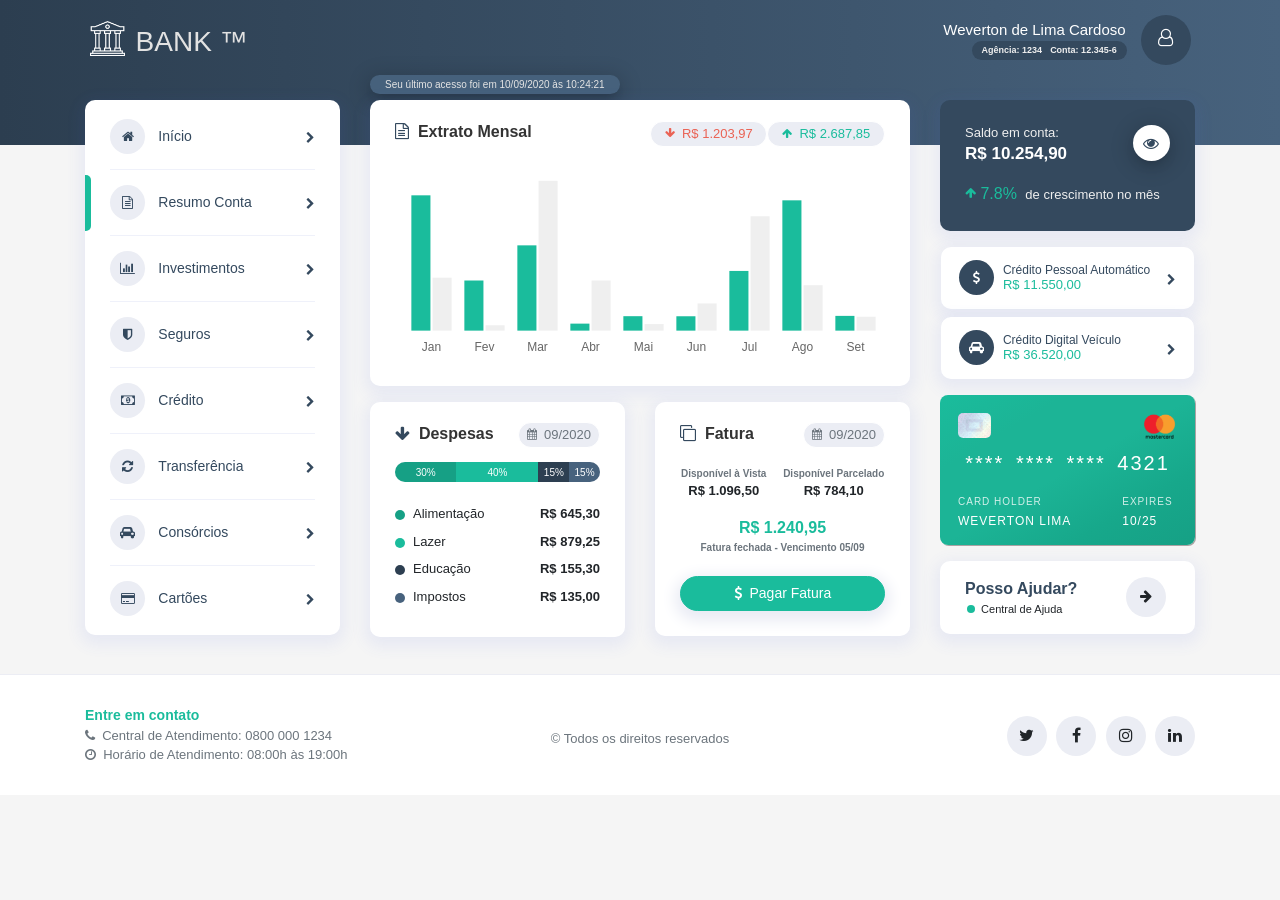
<file: index.html>
<!DOCTYPE html>
<html lang="en" xmlns="http://www.w3.org/1999/xhtml" xmlns:fb="http://ogp.me/ns/fb#">

<head>
    <meta charset="UTF-8">
    <meta name="viewport" content="width=device-width, initial-scale=1">
    <meta http-equiv="X-UA-Compatible" content="ie=edge">
    <meta property="og:image" content="https://lh3.googleusercontent.com/pw/ACtC-3dEZJ_eTWV4PqQOqESjZbzV785-w1grl2RxX_o_37qT4MRoe75SR_GlBFjWNGBAS8Mq-wwp8i-qQjlIlkN3kxvP4J8OcOCrSPdnRnrNIOZ6fEY-RRfD4iSKFWMsQx7RTqafjsXxYljM0ZwKYyYH5lyP=w1055-h625-no?authuser=0">

    <title>BANK &trade;</title>

    <link href="css/font-awesome.css" rel="stylesheet">
    <link href="css/bootstrap.min.css" rel="stylesheet">
    <link href="css/Chart.css" rel="stylesheet">
    <link href="css/animate.min.css" rel="stylesheet">
    <link href="css/main.css" rel="stylesheet">

</head>

<body>

    <nav class="navbar navbar-light bg-dark animate__animated animate__fadeIn">
        <div class="container">
            <a class="navbar-brand animate__animated animate__fadeInDown" href="#">
                <img src="img/logo.png" width="35" /> <span class="name-logo">BANK &trade;</span>
            </a>

            <div class="dropdown animate__animated animate__fadeInDown">
                <div class="dropdown-toggle section-user" type="button" id="dropdownMenuButton" data-toggle="dropdown"
                    aria-haspopup="true" aria-expanded="false">

                    <div class="row mr-0 text-right">

                        <div class="col-9 pr-0 container-user-name">
                            <p class="user-name">Weverton de Lima Cardoso</p>
                            <div class="dados-conta">
                                <span class="span-bank c-gray">Agência: 1234</span>
                                <span class="span-bank c-gray ml-2">Conta: 12.345-6</span>
                            </div>
                        </div>

                        <div class="col-3">
                            <div class="user-img">
                                <i class="fa fa-user-o"></i>
                            </div>
                        </div>

                    </div>

                </div>
                <!-- <div class="dropdown-menu dropdown-menu-right" aria-labelledby="dropdownMenuButton">
                    <a class="dropdown-item" href="#"><i class="fa fa-user-circle-o"></i>&nbsp; Meus Dados</a>
                    <a class="dropdown-item" href="#"><i class="fa fa-sign-out"></i>&nbsp; Sair</a>
                </div> -->
            </div>

        </div>
    </nav>

    <section class="container">

        <div class="row">

            <!-- MENU -->
            <div class="col-3" style="margin-top: -45px;">

                <div class="card pt-1 pb-1 animate__animated animate__fadeInUp">

                    <a href="#" class="menu-item">
                        <i class="icon-menu fa fa-home"></i> &nbsp;
                        <span class="text-menu">Início</span>
                        <i class="icon-menu-more fa fa-chevron-right"></i>
                    </a>

                    <a href="#" class="menu-item active">
                        <i class="icon-menu fa fa-file-text-o"></i> &nbsp;
                        <span class="text-menu">Resumo Conta</span>
                        <i class="icon-menu-more fa fa-chevron-right"></i>
                    </a>

                    <a href="#" class="menu-item">
                        <i class="icon-menu fa fa-bar-chart"></i> &nbsp;
                        <span class="text-menu">Investimentos</span>
                        <i class="icon-menu-more fa fa-chevron-right"></i>
                    </a>

                    <a href="#" class="menu-item">
                        <i class="icon-menu fa fa-shield"></i> &nbsp;
                        <span class="text-menu">Seguros</span>
                        <i class="icon-menu-more fa fa-chevron-right"></i>
                    </a>

                    <a href="#" class="menu-item">
                        <i class="icon-menu fa fa-money"></i> &nbsp;
                        <span class="text-menu">Crédito</span>
                        <i class="icon-menu-more fa fa-chevron-right"></i>
                    </a>

                    <a href="#" class="menu-item">
                        <i class="icon-menu fa fa-refresh"></i> &nbsp;
                        <span class="text-menu">Transferência</span>
                        <i class="icon-menu-more fa fa-chevron-right"></i>
                    </a>

                    <a href="#" class="menu-item">
                        <i class="icon-menu fa fa-car"></i> &nbsp;
                        <span class="text-menu">Consórcios</span>
                        <i class="icon-menu-more fa fa-chevron-right"></i>
                    </a>

                    <a href="#" class="menu-item">
                        <i class="icon-menu fa fa-credit-card"></i> &nbsp;
                        <span class="text-menu">Cartões</span>
                        <i class="icon-menu-more fa fa-chevron-right"></i>
                    </a>

                </div>

            </div>

            <div class="col-9" style="margin-top: -45px;">

                <div class="row">

                    <div class="col-8">

                        <div class="container-log animate__animated animate__fadeInUp">
                            <span>Seu último acesso foi em 10/09/2020 às 10:24:21</span>
                        </div>

                        <!-- EXTRATO -->
                        <div class="card mb-3 animate__animated animate__fadeInUp">

                            <div class="float-right legenda-extrato">
                                <div class="row">
                                    <div class="col-6 text-center pl-0 pr-0 item-legenda red">
                                        <span class="text-danger">
                                            <i class="fa fa-arrow-down icon-text-extrato"></i>&nbsp; R$ 1.203,97
                                        </span>
                                    </div>
                                    <div class="col-6 text-center pl-0 pr-0 item-legenda">
                                        <span class="text-success">
                                            <i class="fa fa-arrow-up icon-text-extrato"></i>&nbsp; R$ 2.687,85
                                        </span>
                                    </div>
                                </div>
                            </div>

                            <p class="titulo">
                                <i class="fa fa-file-text-o"></i>&nbsp;
                                <b style="color: #333;">Extrato Mensal</b>
                            </p>

                            <canvas id="chartReceita" height="182"></canvas>

                        </div>

                        <div class="row">

                            <!-- DESPESAS -->
                            <div class="col-6 animate__animated animate__fadeInUp">

                                <div class="card">

                                    <div style="position: absolute; right: 25px; top: 20px;">
                                        <div class="text-center pl-2 pr-2 item-legenda">
                                            <span class="text-muted">
                                                <i class="fa fa-calendar icon-text-extrato"></i>&nbsp; 09/2020
                                            </span>
                                        </div>
                                    </div>

                                    <p class="titulo mb-3">
                                        <i class="fa fa-arrow-down"></i>&nbsp;
                                        <b style="color: #333;">Despesas</b>
                                    </p>

                                    <div class="progress mg-b-10">
                                        <div class="progress-bar progress-bar-lg wd-30p bg-success" role="progressbar"
                                            aria-valuenow="50" aria-valuemin="0" aria-valuemax="100">30%</div>
                                        <div class="progress-bar progress-bar-lg wd-40p bg-primary" role="progressbar"
                                            aria-valuenow="50" aria-valuemin="0" aria-valuemax="100">40%</div>
                                        <div class="progress-bar progress-bar-lg wd-15p bg-dark-bold" role="progressbar"
                                            aria-valuenow="50" aria-valuemin="0" aria-valuemax="100">15%</div>
                                        <div class="progress-bar progress-bar-lg wd-15p bg-dark-light"
                                            role="progressbar" aria-valuenow="50" aria-valuemin="0" aria-valuemax="100">
                                            15%</div>
                                    </div>

                                    <div class="row mt-4">
                                        <div class="col">
                                            <div class="mb-1 d-flex">
                                                <div class="ht-10 wd-10 bg-success mt-1 mr-2 brround"></div>
                                                <span class="fs-13"
                                                    style="position: relative;top: -2px;font-weight: 500;">Alimentação</span>
                                            </div>
                                        </div>
                                        <div class="col col-auto">
                                            <h6 class="mb-0 fs-13"><b>R$ 645,30</b></h6>
                                        </div>
                                    </div>

                                    <div class="row mt-1">
                                        <div class="col">
                                            <div class="mb-1 d-flex">
                                                <div class="ht-10 wd-10 bg-primary mt-1 mr-2 brround"></div>
                                                <span class="fs-13"
                                                    style="position: relative;top: -2px;font-weight: 500;">Lazer</span>
                                            </div>
                                        </div>
                                        <div class="col col-auto">
                                            <h6 class="mb-0 fs-13"><b>R$ 879,25</b></h6>
                                        </div>
                                    </div>

                                    <div class="row mt-1">
                                        <div class="col">
                                            <div class="mb-1 d-flex">
                                                <div class="ht-10 wd-10 bg-dark-bold mt-1 mr-2 brround"></div>
                                                <span class="fs-13"
                                                    style="position: relative;top: -2px;font-weight: 500;">Educação</span>
                                            </div>
                                        </div>
                                        <div class="col col-auto">
                                            <h6 class="mb-0 fs-13"><b>R$ 155,30</b></h6>
                                        </div>
                                    </div>

                                    <div class="row mt-1">
                                        <div class="col">
                                            <div class="mb-1 d-flex">
                                                <div class="ht-10 wd-10 bg-dark-light mt-1 mr-2 brround"></div>
                                                <span class="fs-13"
                                                    style="position: relative;top: -2px;font-weight: 500;">Impostos</span>
                                            </div>
                                        </div>
                                        <div class="col col-auto">
                                            <h6 class="mb-0 fs-13"><b>R$ 135,00</b></h6>
                                        </div>
                                    </div>

                                </div>

                            </div>

                            <!-- FATURA -->
                            <div class="col-6 animate__animated animate__fadeInUp">

                                <div class="card">

                                    <div style="position: absolute; right: 25px; top: 20px;">
                                        <div class="text-center pl-2 pr-2 item-legenda">
                                            <span class="text-muted">
                                                <i class="fa fa-calendar icon-text-extrato"></i>&nbsp; 09/2020
                                            </span>
                                        </div>
                                    </div>

                                    <p class="titulo mb-3">
                                        <i class="fa fa-clone"></i>&nbsp;
                                        <b style="color: #333;">Fatura</b>
                                    </p>

                                    <div class="row mt-1">
                                        <div class="col-6 pr-2 pl-2">
                                            <span class="label-limite text-muted">Disponível à Vista</span>
                                            <span class="valor-limite">R$ 1.096,50</span>
                                        </div>
                                        <div class="col-6 pl-0">
                                            <span class="label-limite text-muted">Disponível Parcelado</span>
                                            <span class="valor-limite">R$ 784,10</span>
                                        </div>
                                    </div>

                                    <p class="valor-fatura">R$ 1.240,95</p>
                                    <span class="label-valor-fatura text-muted">Fatura fechada - Vencimento 05/09</span>

                                    <a href="#!" class="btn btn-rounded btn-success">
                                        <i class="fa fa-dollar"></i>&nbsp; Pagar Fatura
                                    </a>

                                </div>

                            </div>

                        </div>

                    </div>

                    <div class="col-4">

                        <!-- SALDO -->
                        <div class="card card-black mb-3 animate__animated animate__bounceInRight">
                            <div class="saldo">
                                <div class="row">
                                    <div class="col">
                                        <h6 class="text-muted mb-0 fs-13 c-gray">Saldo em conta:</h6>
                                        <span class="font-weight-bold mb-0 c-light fs-17">R$ 10.254,90</span>
                                    </div>
                                    <div class="col-auto">
                                        <div class="card-circle">
                                            <i class="fa fa-eye"></i>
                                        </div>
                                    </div>
                                </div>
                                <p class="mt-3 mb-0 text-muted text-sm">
                                    <span class="text-success mr-1"><i class="fa fa-arrow-up icon-text"></i> 7.8%</span>
                                    <span class="text-nowrap fs-13 c-gray">de crescimento no mês</span>
                                </p>
                            </div>
                        </div>

                        <!-- LIMITES -->
                        <div class="row menu-list animate__animated animate__fadeInUp">

                            <div class="col-12 pl-1 pr-1">
                                <div class="card card-p-13 mb-2">

                                    <a href="#" class="menu-item menu-item-card">
                                        <i class="icon-menu icon-menu-card fa fa-dollar"></i>&nbsp;
                                        <span class="text-menu text-menu-sm">Crédito Pessoal Automático</span><br />
                                        <span class="text-menu text-menu-xs">R$ 11.550,00</span>
                                        <i class="icon-menu-more icon-menu-more-card fa fa-chevron-right"></i>
                                    </a>

                                </div>
                            </div>
                            <div class="col-12 pl-1 pr-1">
                                <div class="card card-p-13 mb-3">

                                    <a href="#" class="menu-item menu-item-card">
                                        <i class="icon-menu icon-menu-card fa fa-car"></i>&nbsp;
                                        <span class="text-menu text-menu-sm">Crédito Digital Veículo</span><br />
                                        <span class="text-menu text-menu-xs">R$ 36.520,00</span>
                                        <i class="icon-menu-more icon-menu-more-card fa fa-chevron-right"></i>
                                    </a>

                                </div>
                            </div>
                        </div>

                        <!-- CARTAO -->
                        <div class="credit_card mb-3 animate__animated animate__fadeInUp">
                            <div class="card__front card__part">
                                <img class="card__front-square card__square" src="img/little_square.png">
                                <img class="card__front-logo card__logo" src="img/logo-mastercard.png">
                                <p class="card_numer">**** **** **** 4321</p>
                                <div class="card__space-75">
                                    <span class="card__label">Card holder</span>
                                    <p class="card__info">WEVERTON LIMA</p>
                                </div>
                                <div class="card__space-25">
                                    <span class="card__label">Expires</span>
                                    <p class="card__info">10/25</p>
                                </div>
                            </div>

                            <div class="card__back card__part">
                                <div class="card__black-line"></div>
                                <div class="card__back-content">
                                    <div class="card__secret">
                                        <p class="card__secret--last">123</p>
                                    </div>
                                    <img class="card__back-logo card__logo" src="img/logo-mastercard.png">

                                </div>
                            </div>

                        </div>

                        <!-- DÚVIDAS -->
                        <div class="card pt-3 pb-3 animate__animated animate__fadeInUp" style="cursor: pointer;">
                            <div class="row">
                                <div class="col-8">
                                    <span class="label-ajuda">Posso Ajudar?</span>
                                    <span class="label-ajuda-sub">
                                        <b class="online"></b>&nbsp; Central de Ajuda
                                    </span>
                                </div>
                                <div class="col-4">
                                    <div class="container-faq">
                                        <i class="fa fa-arrow-right"></i>
                                    </div>
                                </div>
                            </div>
                        </div>


                    </div>


                </div>

            </div>

        </div>

    </section>

    <footer class="mt-3">
        <div class="container">
            <div class="row">

                <div class="col-4 text-left">
                    <p class="label-contato">Entre em contato</p>
                    <p class="fs-13 text-muted mb-0">
                        <i class="fa fa-phone"></i>&nbsp; Central de Atendimento: 0800 000 1234
                    </p>
                    <p class="fs-13 text-muted mb-0">
                        <i class="fa fa-clock-o"></i>&nbsp; Horário de Atendimento: 08:00h às 19:00h
                    </p>
                </div>

                <div class="col-4 text-center pt-4 fs-13 text-muted">
                    &copy; Todos os direitos reservados
                </div>

                <div class="col-4 text-right pt-2">
                    <div class="container-social">
                        <i class="fa fa-twitter"></i>
                    </div>
                    <div class="container-social">
                        <i class="fa fa-facebook"></i>
                    </div>
                    <div class="container-social">
                        <i class="fa fa-instagram"></i>
                    </div>
                    <div class="container-social">
                        <i class="fa fa-linkedin"></i>
                    </div>
                </div>

            </div>
        </div>

    </footer>

    <script type="text/javascript" src="js/jquery.min.js"></script>
    <script type="text/javascript" src="js/bootstrap.min.js"></script>
    <script type="text/javascript" src="js/Chart.min.js"></script>
    <script type="text/javascript" src="js/Chart.utils.js"></script>

    <script type="text/javascript">


        var config = {
            curvature: 1,
            type: 'bar',
            data: {
                labels: ['Jan', 'Fev', 'Mar', 'Abr', 'Mai', 'Jun', 'Jul', 'Ago', 'Set'],
                datasets: [{
                    label: 'Receita',
                    borderWidth: 2,
                    backgroundColor: '#1abc9c',
                    borderWidth: 0,
                    data: [
                        randomScalingFactor(),
                        randomScalingFactor(),
                        randomScalingFactor(),
                        randomScalingFactor(),
                        randomScalingFactor(),
                        randomScalingFactor(),
                        randomScalingFactor(),
                        randomScalingFactor(),
                        randomScalingFactor()
                    ],
                }, {
                    label: 'Despesa',
                    borderWidth: 2,
                    backgroundColor: '#efefef',
                    borderWidth: 0,
                    data: [
                        randomScalingFactor(),
                        randomScalingFactor(),
                        randomScalingFactor(),
                        randomScalingFactor(),
                        randomScalingFactor(),
                        randomScalingFactor(),
                        randomScalingFactor(),
                        randomScalingFactor(),
                        randomScalingFactor()
                    ],
                    callback: function (value, index, values) {
                        return 'R$ ' + value;
                    }
                }]
            },
            options: {
                responsive: true,
                title: {
                    display: false,
                },
                scales: {
                    xAxes: [{
                        gridLines: {
                            color: "rgba(0, 0, 0, 0)",
                            display: false,
                            drawBorder: false,
                        }
                    }],
                    yAxes: [{
                        gridLines: {
                            color: "rgba(0, 0, 0, 0.1)",
                            drawBorder: false,
                            display: false,
                        },
                        ticks: {
                            display: false
                            // beginAtZero: true,
                            // stepSize: 500,
                            // fontColor: "#9aa0ac", // Font Color
                            // callback: function (value, index, values) {
                            //     return 'R$ ' + value;
                            // }
                        },
                    }]
                },
                legend: {
                    display: false
                },

            }
        };

        window.onload = function () {
            var ctx = document.getElementById('chartReceita').getContext('2d');
            window.myLine = new Chart(ctx, config);
        };

    </script>

</body>

</html>
</file>
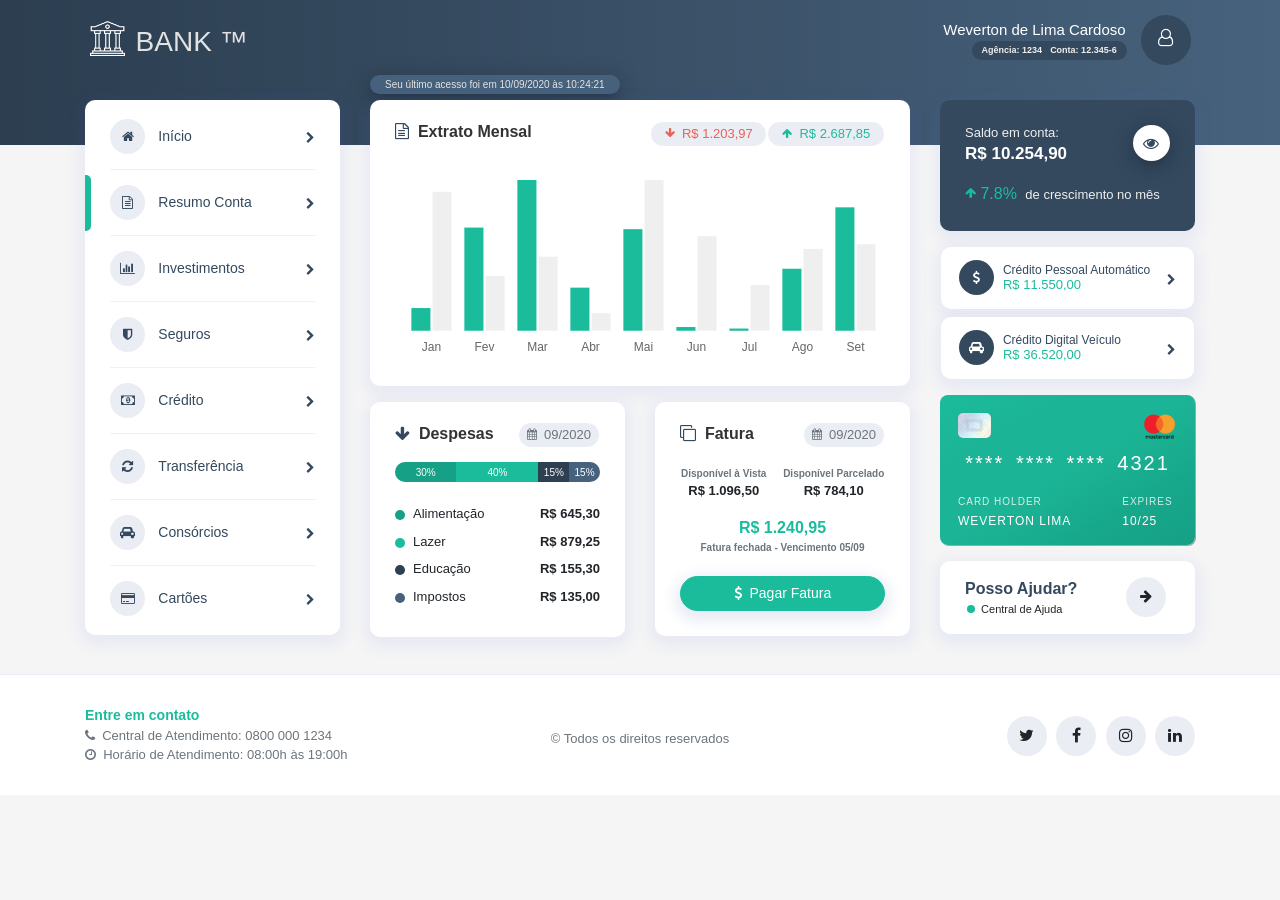
<file: dashboard.html>
<!DOCTYPE html>
<html lang="en">

<head>
    <meta charset="UTF-8">
    <meta name="viewport" content="width=device-width, initial-scale=1">
    <meta http-equiv="X-UA-Compatible" content="ie=edge">
    <title>BANK &trade;</title>

    <link href="css/font-awesome.css" rel="stylesheet">
    <link href="css/bootstrap.min.css" rel="stylesheet">
    <link href="css/Chart.css" rel="stylesheet">
    <link href="css/animate.min.css" rel="stylesheet">
    <link href="css/main.css" rel="stylesheet">

</head>

<body>

    <nav class="navbar navbar-light bg-dark animate__animated animate__fadeIn">
        <div class="container">
            <a class="navbar-brand animate__animated animate__fadeInDown" href="#">
                <img src="img/logo.png" width="35" /> <span class="name-logo">BANK &trade;</span>
            </a>

            <div class="dropdown animate__animated animate__fadeInDown">
                <div class="dropdown-toggle section-user" type="button" id="dropdownMenuButton" data-toggle="dropdown"
                    aria-haspopup="true" aria-expanded="false">

                    <div class="row mr-0 text-right">

                        <div class="col-9 pr-0 container-user-name">
                            <p class="user-name">Weverton de Lima Cardoso</p>
                            <div class="dados-conta">
                                <span class="span-bank c-gray">Agência: 1234</span>
                                <span class="span-bank c-gray ml-2">Conta: 12.345-6</span>
                            </div>
                        </div>

                        <div class="col-3">
                            <div class="user-img">
                                <i class="fa fa-user-o"></i>
                            </div>
                        </div>

                    </div>

                </div>
                <!-- <div class="dropdown-menu dropdown-menu-right" aria-labelledby="dropdownMenuButton">
                    <a class="dropdown-item" href="#"><i class="fa fa-user-circle-o"></i>&nbsp; Meus Dados</a>
                    <a class="dropdown-item" href="#"><i class="fa fa-sign-out"></i>&nbsp; Sair</a>
                </div> -->
            </div>

        </div>
    </nav>

    <section class="container">

        <div class="row">

            <!-- MENU -->
            <div class="col-3" style="margin-top: -45px;">

                <div class="card pt-1 pb-1 animate__animated animate__fadeInUp">

                    <a href="#" class="menu-item">
                        <i class="icon-menu fa fa-home"></i> &nbsp;
                        <span class="text-menu">Início</span>
                        <i class="icon-menu-more fa fa-chevron-right"></i>
                    </a>

                    <a href="#" class="menu-item active">
                        <i class="icon-menu fa fa-file-text-o"></i> &nbsp;
                        <span class="text-menu">Resumo Conta</span>
                        <i class="icon-menu-more fa fa-chevron-right"></i>
                    </a>

                    <a href="#" class="menu-item">
                        <i class="icon-menu fa fa-bar-chart"></i> &nbsp;
                        <span class="text-menu">Investimentos</span>
                        <i class="icon-menu-more fa fa-chevron-right"></i>
                    </a>

                    <a href="#" class="menu-item">
                        <i class="icon-menu fa fa-shield"></i> &nbsp;
                        <span class="text-menu">Seguros</span>
                        <i class="icon-menu-more fa fa-chevron-right"></i>
                    </a>

                    <a href="#" class="menu-item">
                        <i class="icon-menu fa fa-money"></i> &nbsp;
                        <span class="text-menu">Crédito</span>
                        <i class="icon-menu-more fa fa-chevron-right"></i>
                    </a>

                    <a href="#" class="menu-item">
                        <i class="icon-menu fa fa-refresh"></i> &nbsp;
                        <span class="text-menu">Transferência</span>
                        <i class="icon-menu-more fa fa-chevron-right"></i>
                    </a>

                    <a href="#" class="menu-item">
                        <i class="icon-menu fa fa-car"></i> &nbsp;
                        <span class="text-menu">Consórcios</span>
                        <i class="icon-menu-more fa fa-chevron-right"></i>
                    </a>

                    <a href="#" class="menu-item">
                        <i class="icon-menu fa fa-credit-card"></i> &nbsp;
                        <span class="text-menu">Cartões</span>
                        <i class="icon-menu-more fa fa-chevron-right"></i>
                    </a>

                </div>

            </div>

            <div class="col-9" style="margin-top: -45px;">

                <div class="row">

                    <div class="col-8">

                        <div class="container-log animate__animated animate__fadeInUp">
                            <span>Seu último acesso foi em 10/09/2020 às 10:24:21</span>
                        </div>

                        <!-- EXTRATO -->
                        <div class="card mb-3 animate__animated animate__fadeInUp">

                            <div class="float-right legenda-extrato">
                                <div class="row">
                                    <div class="col-6 text-center pl-0 pr-0 item-legenda red">
                                        <span class="text-danger">
                                            <i class="fa fa-arrow-down icon-text-extrato"></i>&nbsp; R$ 1.203,97
                                        </span>
                                    </div>
                                    <div class="col-6 text-center pl-0 pr-0 item-legenda">
                                        <span class="text-success">
                                            <i class="fa fa-arrow-up icon-text-extrato"></i>&nbsp; R$ 2.687,85
                                        </span>
                                    </div>
                                </div>
                            </div>

                            <p class="titulo">
                                <i class="fa fa-file-text-o"></i>&nbsp;
                                <b style="color: #333;">Extrato Mensal</b>
                            </p>

                            <canvas id="chartReceita" height="182"></canvas>

                        </div>

                        <div class="row">

                            <!-- DESPESAS -->
                            <div class="col-6 animate__animated animate__fadeInUp">

                                <div class="card">

                                    <div style="position: absolute; right: 25px; top: 20px;">
                                        <div class="text-center pl-2 pr-2 item-legenda">
                                            <span class="text-muted">
                                                <i class="fa fa-calendar icon-text-extrato"></i>&nbsp; 09/2020
                                            </span>
                                        </div>
                                    </div>

                                    <p class="titulo mb-3">
                                        <i class="fa fa-arrow-down"></i>&nbsp;
                                        <b style="color: #333;">Despesas</b>
                                    </p>

                                    <div class="progress mg-b-10">
                                        <div class="progress-bar progress-bar-lg wd-30p bg-success" role="progressbar"
                                            aria-valuenow="50" aria-valuemin="0" aria-valuemax="100">30%</div>
                                        <div class="progress-bar progress-bar-lg wd-40p bg-primary" role="progressbar"
                                            aria-valuenow="50" aria-valuemin="0" aria-valuemax="100">40%</div>
                                        <div class="progress-bar progress-bar-lg wd-15p bg-dark-bold" role="progressbar"
                                            aria-valuenow="50" aria-valuemin="0" aria-valuemax="100">15%</div>
                                        <div class="progress-bar progress-bar-lg wd-15p bg-dark-light"
                                            role="progressbar" aria-valuenow="50" aria-valuemin="0" aria-valuemax="100">
                                            15%</div>
                                    </div>

                                    <div class="row mt-4">
                                        <div class="col">
                                            <div class="mb-1 d-flex">
                                                <div class="ht-10 wd-10 bg-success mt-1 mr-2 brround"></div>
                                                <span class="fs-13"
                                                    style="position: relative;top: -2px;font-weight: 500;">Alimentação</span>
                                            </div>
                                        </div>
                                        <div class="col col-auto">
                                            <h6 class="mb-0 fs-13"><b>R$ 645,30</b></h6>
                                        </div>
                                    </div>

                                    <div class="row mt-1">
                                        <div class="col">
                                            <div class="mb-1 d-flex">
                                                <div class="ht-10 wd-10 bg-primary mt-1 mr-2 brround"></div>
                                                <span class="fs-13"
                                                    style="position: relative;top: -2px;font-weight: 500;">Lazer</span>
                                            </div>
                                        </div>
                                        <div class="col col-auto">
                                            <h6 class="mb-0 fs-13"><b>R$ 879,25</b></h6>
                                        </div>
                                    </div>

                                    <div class="row mt-1">
                                        <div class="col">
                                            <div class="mb-1 d-flex">
                                                <div class="ht-10 wd-10 bg-dark-bold mt-1 mr-2 brround"></div>
                                                <span class="fs-13"
                                                    style="position: relative;top: -2px;font-weight: 500;">Educação</span>
                                            </div>
                                        </div>
                                        <div class="col col-auto">
                                            <h6 class="mb-0 fs-13"><b>R$ 155,30</b></h6>
                                        </div>
                                    </div>

                                    <div class="row mt-1">
                                        <div class="col">
                                            <div class="mb-1 d-flex">
                                                <div class="ht-10 wd-10 bg-dark-light mt-1 mr-2 brround"></div>
                                                <span class="fs-13"
                                                    style="position: relative;top: -2px;font-weight: 500;">Impostos</span>
                                            </div>
                                        </div>
                                        <div class="col col-auto">
                                            <h6 class="mb-0 fs-13"><b>R$ 135,00</b></h6>
                                        </div>
                                    </div>

                                </div>

                            </div>

                            <!-- FATURA -->
                            <div class="col-6 animate__animated animate__fadeInUp">

                                <div class="card">

                                    <div style="position: absolute; right: 25px; top: 20px;">
                                        <div class="text-center pl-2 pr-2 item-legenda">
                                            <span class="text-muted">
                                                <i class="fa fa-calendar icon-text-extrato"></i>&nbsp; 09/2020
                                            </span>
                                        </div>
                                    </div>

                                    <p class="titulo mb-3">
                                        <i class="fa fa-clone"></i>&nbsp;
                                        <b style="color: #333;">Fatura</b>
                                    </p>

                                    <div class="row mt-1">
                                        <div class="col-6 pr-2 pl-2">
                                            <span class="label-limite text-muted">Disponível à Vista</span>
                                            <span class="valor-limite">R$ 1.096,50</span>
                                        </div>
                                        <div class="col-6 pl-0">
                                            <span class="label-limite text-muted">Disponível Parcelado</span>
                                            <span class="valor-limite">R$ 784,10</span>
                                        </div>
                                    </div>

                                    <p class="valor-fatura">R$ 1.240,95</p>
                                    <span class="label-valor-fatura text-muted">Fatura fechada - Vencimento 05/09</span>

                                    <a href="#!" class="btn btn-rounded btn-success">
                                        <i class="fa fa-dollar"></i>&nbsp; Pagar Fatura
                                    </a>

                                </div>

                            </div>

                        </div>

                    </div>

                    <div class="col-4">

                        <!-- SALDO -->
                        <div class="card card-black mb-3 animate__animated animate__bounceInRight">
                            <div class="saldo">
                                <div class="row">
                                    <div class="col">
                                        <h6 class="text-muted mb-0 fs-13 c-gray">Saldo em conta:</h6>
                                        <span class="font-weight-bold mb-0 c-light fs-17">R$ 10.254,90</span>
                                    </div>
                                    <div class="col-auto">
                                        <div class="card-circle">
                                            <i class="fa fa-eye"></i>
                                        </div>
                                    </div>
                                </div>
                                <p class="mt-3 mb-0 text-muted text-sm">
                                    <span class="text-success mr-1"><i class="fa fa-arrow-up icon-text"></i> 7.8%</span>
                                    <span class="text-nowrap fs-13 c-gray">de crescimento no mês</span>
                                </p>
                            </div>
                        </div>

                        <!-- LIMITES -->
                        <div class="row menu-list animate__animated animate__fadeInUp">

                            <div class="col-12 pl-1 pr-1">
                                <div class="card card-p-13 mb-2">

                                    <a href="#" class="menu-item menu-item-card">
                                        <i class="icon-menu icon-menu-card fa fa-dollar"></i>&nbsp;
                                        <span class="text-menu text-menu-sm">Crédito Pessoal Automático</span><br />
                                        <span class="text-menu text-menu-xs">R$ 11.550,00</span>
                                        <i class="icon-menu-more icon-menu-more-card fa fa-chevron-right"></i>
                                    </a>

                                </div>
                            </div>
                            <div class="col-12 pl-1 pr-1">
                                <div class="card card-p-13 mb-3">

                                    <a href="#" class="menu-item menu-item-card">
                                        <i class="icon-menu icon-menu-card fa fa-car"></i>&nbsp;
                                        <span class="text-menu text-menu-sm">Crédito Digital Veículo</span><br />
                                        <span class="text-menu text-menu-xs">R$ 36.520,00</span>
                                        <i class="icon-menu-more icon-menu-more-card fa fa-chevron-right"></i>
                                    </a>

                                </div>
                            </div>
                        </div>

                        <!-- CARTAO -->
                        <div class="credit_card mb-3 animate__animated animate__fadeInUp">
                            <div class="card__front card__part">
                                <img class="card__front-square card__square" src="img/little_square.png">
                                <img class="card__front-logo card__logo" src="img/logo-mastercard.png">
                                <p class="card_numer">**** **** **** 4321</p>
                                <div class="card__space-75">
                                    <span class="card__label">Card holder</span>
                                    <p class="card__info">WEVERTON LIMA</p>
                                </div>
                                <div class="card__space-25">
                                    <span class="card__label">Expires</span>
                                    <p class="card__info">10/25</p>
                                </div>
                            </div>

                            <div class="card__back card__part">
                                <div class="card__black-line"></div>
                                <div class="card__back-content">
                                    <div class="card__secret">
                                        <p class="card__secret--last">123</p>
                                    </div>
                                    <img class="card__back-logo card__logo" src="img/logo-mastercard.png">

                                </div>
                            </div>

                        </div>

                        <!-- DÚVIDAS -->
                        <div class="card pt-3 pb-3 animate__animated animate__fadeInUp" style="cursor: pointer;">
                            <div class="row">
                                <div class="col-8">
                                    <span class="label-ajuda">Posso Ajudar?</span>
                                    <span class="label-ajuda-sub">
                                        <b class="online"></b>&nbsp; Central de Ajuda
                                    </span>
                                </div>
                                <div class="col-4">
                                    <div class="container-faq">
                                        <i class="fa fa-arrow-right"></i>
                                    </div>
                                </div>
                            </div>
                        </div>


                    </div>


                </div>

            </div>

        </div>

    </section>

    <footer class="mt-3">
        <div class="container">
            <div class="row">

                <div class="col-4 text-left">
                    <p class="label-contato">Entre em contato</p>
                    <p class="fs-13 text-muted mb-0">
                        <i class="fa fa-phone"></i>&nbsp; Central de Atendimento: 0800 000 1234
                    </p>
                    <p class="fs-13 text-muted mb-0">
                        <i class="fa fa-clock-o"></i>&nbsp; Horário de Atendimento: 08:00h às 19:00h
                    </p>
                </div>

                <div class="col-4 text-center pt-4 fs-13 text-muted">
                    &copy; Todos os direitos reservados
                </div>

                <div class="col-4 text-right pt-2">
                    <div class="container-social">
                        <i class="fa fa-twitter"></i>
                    </div>
                    <div class="container-social">
                        <i class="fa fa-facebook"></i>
                    </div>
                    <div class="container-social">
                        <i class="fa fa-instagram"></i>
                    </div>
                    <div class="container-social">
                        <i class="fa fa-linkedin"></i>
                    </div>
                </div>

            </div>
        </div>

    </footer>

    <script type="text/javascript" src="js/jquery.min.js"></script>
    <script type="text/javascript" src="js/bootstrap.min.js"></script>
    <script type="text/javascript" src="js/Chart.min.js"></script>
    <script type="text/javascript" src="js/Chart.utils.js"></script>

    <script type="text/javascript">


        var config = {
            curvature: 1,
            type: 'bar',
            data: {
                labels: ['Jan', 'Fev', 'Mar', 'Abr', 'Mai', 'Jun', 'Jul', 'Ago', 'Set'],
                datasets: [{
                    label: 'Receita',
                    borderWidth: 2,
                    backgroundColor: '#1abc9c',
                    borderWidth: 0,
                    data: [
                        randomScalingFactor(),
                        randomScalingFactor(),
                        randomScalingFactor(),
                        randomScalingFactor(),
                        randomScalingFactor(),
                        randomScalingFactor(),
                        randomScalingFactor(),
                        randomScalingFactor(),
                        randomScalingFactor()
                    ],
                }, {
                    label: 'Despesa',
                    borderWidth: 2,
                    backgroundColor: '#efefef',
                    borderWidth: 0,
                    data: [
                        randomScalingFactor(),
                        randomScalingFactor(),
                        randomScalingFactor(),
                        randomScalingFactor(),
                        randomScalingFactor(),
                        randomScalingFactor(),
                        randomScalingFactor(),
                        randomScalingFactor(),
                        randomScalingFactor()
                    ],
                    callback: function (value, index, values) {
                        return 'R$ ' + value;
                    }
                }]
            },
            options: {
                responsive: true,
                title: {
                    display: false,
                },
                scales: {
                    xAxes: [{
                        gridLines: {
                            color: "rgba(0, 0, 0, 0)",
                            display: false,
                            drawBorder: false,
                        }
                    }],
                    yAxes: [{
                        gridLines: {
                            color: "rgba(0, 0, 0, 0.1)",
                            drawBorder: false,
                            display: false,
                        },
                        ticks: {
                            display: false
                            // beginAtZero: true,
                            // stepSize: 500,
                            // fontColor: "#9aa0ac", // Font Color
                            // callback: function (value, index, values) {
                            //     return 'R$ ' + value;
                            // }
                        },
                    }]
                },
                legend: {
                    display: false
                },

            }
        };

        window.onload = function () {
            var ctx = document.getElementById('chartReceita').getContext('2d');
            window.myLine = new Chart(ctx, config);
        };

    </script>

</body>

</html>
</file>
<file: css/Chart.css>
/*
 * DOM element rendering detection
 * https://davidwalsh.name/detect-node-insertion
 */
 @keyframes chartjs-render-animation {
	from { opacity: 0.99; }
	to { opacity: 1; }
}

.chartjs-render-monitor {
	animation: chartjs-render-animation 0.001s;
}

/*
 * DOM element resizing detection
 * https://github.com/marcj/css-element-queries
 */
.chartjs-size-monitor,
.chartjs-size-monitor-expand,
.chartjs-size-monitor-shrink {
	position: absolute;
	direction: ltr;
	left: 0;
	top: 0;
	right: 0;
	bottom: 0;
	overflow: hidden;
	pointer-events: none;
	visibility: hidden;
	z-index: -1;
}

.chartjs-size-monitor-expand > div {
	position: absolute;
	width: 1000000px;
	height: 1000000px;
	left: 0;
	top: 0;
}

.chartjs-size-monitor-shrink > div {
	position: absolute;
	width: 200%;
	height: 200%;
	left: 0;
	top: 0;
}
</file>
<file: css/main.css>
body {
    background-color: #f5f5f5;
}

.text-success {
    color: #1abc9c!important;
}

.text-danger {
    color: #ea6254!important;
}

.bg-dark {
    /* background-color: #2c3e50!important; */
    padding-bottom: 80px;
    padding-top: 15px;
    /* background: linear-gradient(90deg, #2c3e50 0%, #3b536b 100%); */
    background: linear-gradient(90deg, #2c3e50 0%, #47627d 100%);
}

.fs-13 {
    font-size: 13px;
}

.fs-17 {
    font-size: 17px;
}

.c-gray {
    color: #efefef!important
}

.c-light {
    color: #fff!important
}

.navbar-brand {
    padding-top: 0;
    margin-top: -5px;
    padding-left: 5px;
}

.dropdown-menu.dropdown-menu-right.show {
    background: #ecedf4;
}

a.dropdown-item {
    color: #34495e;
    font-weight: 500;
    font-size: 14px;
}

a.dropdown-item:active {
    background-color: #46617c;
}

.name-logo {
    font-size: 28px;
    font-weight: 300;
    color: #e2e2e2;
    margin-left: 5px;
    position: relative;
    top: 7px;
}

.dados-conta {
    background: #34495e;
    padding: 0px 10px;
    border-radius: 50px;
    float: right;
    display: flex;
    margin-top: 2px;
    margin-right: -1px;
}

.container-log {
    margin-top: -25px;
    background: #46617c;
    padding: 2px 15px;
    border-radius: 50px;
    font-size: 10px;
    float: left;
    color: #e4e4e4;
    box-shadow: 0 4px 20px 5px rgba(0, 0, 0, 0.14), 0 7px 10px -5px rgb(44 62 80);
}

.container-user-name {
    line-height: 19px;
    margin-top: 5px;
}

.user-img {
    height: 50px;
    width: 50px;
    background: #34495e;
    border-radius: 50px;
    color: #FFF;
    text-align: center;
    padding-top: 10px;
    font-size: 18px;
}

p.user-name {
    color: #FFF;
    font-size: 15px;
    font-weight: 500;
    margin-bottom: 0;
}

.icon-bank-1 {
    font-size: 13px;
    color: #2d4052;
}

.icon-bank-2 {
    font-size: 15px;
    position: relative;
    top: 1px;
    color: #2d4052;
}

.span-bank {
    font-size: 9px;
    color: #213140;
    font-weight: 700;
}

.dropdown-toggle::after {
    display: none!important;
}

.separate-section {
    height: 60px;
    /* background: linear-gradient(90deg, #2c3e50 0%, #34495e 100%); */
    background: linear-gradient(90deg, #2c3e50 0%, #3b536b 100%);
}

.card {
    border-color: #edf2f9;
    padding: 25px;
    position: relative;
    display: flex;
    flex-direction: column;
    min-width: 0;
    background: #fff !important;
    background-clip: border-box;
    border-radius: 10px;
    border: 0px solid #edeef7 !important;
    margin-bottom: 1.3rem;
    box-shadow: 0 5px 15px 5px rgba(80, 102, 224, 0.08);
}

.card-light {
    background: #34495e!important;
}

.card-black {
    background: #34495e!important;
}

.card-p-13 {
    padding: 13px!important;
}

.card-circle {
    display: inline-flex;
    text-align: center;
    border-radius: 50%;
    -webkit-box-align: center;
    -ms-flex-align: center;
    align-items: center;
    -webkit-box-pack: center;
    -ms-flex-pack: center;
    justify-content: center;
    height: 36px;
    width: 37px;
    background: #fff;
    box-shadow: 0 4px 20px 5px rgba(0, 0, 0, 0.14), 0 7px 10px -5px rgb(44 62 80);
    color: #34495e;
    cursor: pointer;
}

.icon-text {
    font-weight: 100;
    font-size: 12px;
    position: relative;
    top: -2px;
}

.menu-list {
    margin-left: -3px;
    margin-right: -3px;
}

.circle-icon {
    border-radius: 50px;
    text-align: left;
    font-size: 14px;
    font-weight: bold;
    color: #34495e;
}

.menu-item {
    text-decoration: none!important;
    margin: 10px 0px;
    margin-bottom: 0;
    padding-bottom: 15px;
    padding-top: 5px;
    border-bottom: 1px solid #eff1fa;
}

.menu-item:last-child {
    border-bottom: none!important;
}

.menu-item.active::before {
    content: '';
    height: 56px;
    width: 6px;
    background-color: #1abc9c;
    position: absolute;
    left: 0px;
    margin-top: -10px;
    border-top-right-radius: 5px;
    border-bottom-right-radius: 5px;
}

.menu-item-card{
    margin: 0!important;
    padding: 0px 5px;
    line-height: 0px;
}

i.icon-menu {
    background: #ebedf4;
    height: 35px;
    width: 35px;
    border-radius: 50px;
    text-align: center;
    padding-top: 11px;
    color: #34495e;
    font-size: 13px;
    /* box-shadow: 0 1px 6px 1px rgba(0,0,0,0.14), 0 4px 7px -5px rgb(52 73 94); */
    /* box-shadow: 0 3px 10px 0px rgb(52 73 94 / 38%); */
}

.icon-menu-card {
    background: #34495e!important;
    color: #ffffff!important;
}

span.text-menu {
    font-size: 14px;
    font-weight: 500;
    color: #34495e;
}

.text-menu-sm {
    font-size: 12px!important;
    position: relative;
    top: -8px;
}

.text-menu-xs {
    margin-left: 44px;
    margin-top: -10px;
    position: relative;
    top: -11px;
    color: #1abc9c!important;
    font-size: 13px!important;
}

.icon-menu-more {
    float: right;
    margin-top: 13px;
    font-size: 12px;
    color: #34495e;
}

.icon-menu-more-card {
    margin-top: -21px;
}

.titulo {
    color: #34495e;
    margin-top: -5px;
    margin-bottom: 35px;
}

.legenda-extrato {
    width: 205px;
    position: absolute;
    right: 40px;
    top: 21px;
}

.item-legenda {
    background: #ebedf4;
    font-size: 13px;
    font-weight: 500;
    padding: 2px 20px;
    border-radius: 50px;
    border: 1px solid white;
    cursor: default;
}

.icon-text-extrato {
    font-weight: 100;
    font-size: 11px;
    position: relative;
    top: -1px;
}

.brround {
    border-radius: 50%;
}

.ht-10 {
    height: 10px;
}

.wd-10 {
    width: 10px;
}

.wd-15p {
    width: 15%;
}

.wd-30p {
    width: 30%;
}

.wd-40p {
    width: 40%;
}

.bg-success {
    background-color: #16a085 !important;
}

.bg-primary {
    background-color: #1abc9c !important
}

.bg-dark-bold {
    background-color: #2d3f51 !important;
}

.bg-dark-light {
    background-color: #47627d !important;
}

.progress {
    height: 20px;
    border-radius: 50px;
}

.progress-bar {
    font-size: 10px;
    font-weight: 500;
}

span.label-limite {
    font-size: 10px;
    font-weight: bold;
    text-align: center;
    display: block;
}

span.valor-limite {
    display: block;
    text-align: center;
    font-weight: bold;
    font-size: 13px;
}

.valor-fatura {
    text-align: center;
    margin-top: 15px;
    font-weight: bold;
    color: #1abc9c;
    margin-bottom: 0px;
}

.label-valor-fatura {
    text-align: center;
    font-size: 10px;
    font-weight: bold;
}

a.btn.btn-rounded.btn-success {
    margin-top: 21px;
    color: #FFF;
    border-radius: 50px;
    font-size: 14px;
    font-weight: 500;
    background-color: #1abc9c;
    border-color: #1abc9c;
    box-shadow: 0 5px 15px 5px rgb(233 235 244);
}

a.btn.btn-rounded.btn-success:hover {
    background-color: #16a085 !important;
    border-color: #16a085 !important;
}

.label-ajuda{
    color: #34495e;
    font-weight: bold;
    display: block;
}

.label-ajuda-sub{
    font-size: 11px;
    font-weight: 500;
    display: block;
    padding-left: 10px;
}

b.online {
    height: 8px;
    width: 8px;
    border-radius: 50px;
    background: #1abc9c;
    position: absolute;
    margin-top: 4px;
    left: 17px;
}

.container-faq {
    height: 40px;
    width: 40px;
    background: #ebedf4;
    border-radius: 50px;
    text-align: center;
    padding-top: 9px;
    font-size: 14px;
    margin: 0 auto;
}

@import url('https://fonts.googleapis.com/css?family=Space+Mono:400,400i,700,700i');

.credit_card {
    width: 100%;
    height: 150px;
    -webkit-perspective: 600px;
    -moz-perspective: 600px;
    perspective: 600px;
}

.card__part {
    box-shadow: 1px 1px #aaa3a3;
    top: 0;
    position: absolute;
    z-index: 1000;
    left: 0;
    display: inline-block;
    width: 100%;
    height: 150px;
    background-image: url('https://image.ibb.co/bVnMrc/g3095.png'), 
    linear-gradient(to right bottom, #1abc9c, #1cb496, #1cb496, #17a88b, #16a085);
    /*linear-gradient(to right bottom, #fd8369, #fc7870, #f96e78, #f56581, #ee5d8a)*/
    background-repeat: no-repeat;
    background-position: center;
    background-size: cover;
    border-radius: 8px;
    -webkit-transition: all .5s cubic-bezier(0.175, 0.885, 0.32, 1.275);
    -moz-transition: all .5s cubic-bezier(0.175, 0.885, 0.32, 1.275);
    -ms-transition: all .5s cubic-bezier(0.175, 0.885, 0.32, 1.275);
    -o-transition: all .5s cubic-bezier(0.175, 0.885, 0.32, 1.275);
    transition: all .5s cubic-bezier(0.175, 0.885, 0.32, 1.275);
    -webkit-transform-style: preserve-3d;
    -moz-transform-style: preserve-3d;
    -webkit-backface-visibility: hidden;
    -moz-backface-visibility: hidden;
}

.card__front {
    padding: 18px;
    -webkit-transform: rotateY(0);
    -moz-transform: rotateY(0);
}

.card__back {
    padding: 18px 0;
    -webkit-transform: rotateY(-180deg);
    -moz-transform: rotateY(-180deg);
}

.card__black-line {
    margin-top: 5px;
    height: 38px;
    background-color: #303030;
}

.card__logo {
    height: 35px;
}

.card__front-logo {
    position: absolute;
    top: 14px;
    right: 18px;
}

.card__square {
    border-radius: 5px;
    height: 25px;
}

.card_numer {
    display: block;
    width: 100%;
    word-spacing: 4px;
    font-size: 20px;
    letter-spacing: 2px;
    color: #fff;
    text-align: center;
    margin-bottom: 10px;
    margin-top: 10px;
}

.card__space-75 {
    width: 75%;
    float: left;
}

.card__space-25 {
    width: 25%;
    float: left;
}

.card__label {
    font-size: 10px;
    text-transform: uppercase;
    color: rgba(255, 255, 255, 0.8);
    letter-spacing: 1px;
}

.card__info {
    margin-bottom: 0;
    font-size: 12px;
    font-weight: 500;
    line-height: 18px;
    color: #fff;
    letter-spacing: 1px;
    text-transform: uppercase;
}

.card__back-content {
    padding: 15px 15px 0;
}

.card__secret--last {
    color: #303030;
    text-align: right;
    margin: 0;
    font-size: 14px;
}

.card__secret {
    padding: 5px 12px;
    background-color: #fff;
    position: relative;
}

.card__secret:before {
    content: '';
    position: absolute;
    top: -3px;
    left: -3px;
    height: calc(100% + 6px);
    width: calc(100% - 42px);
    border-radius: 4px;
    background: repeating-linear-gradient(45deg, #ededed, #ededed 5px, #f9f9f9 5px, #f9f9f9 10px);
}

.card__back-logo {
    position: absolute;
    bottom: 5px;
    right: 15px;
}

.credit_card:hover .card__front {
    -webkit-transform: rotateY(180deg);
    -moz-transform: rotateY(180deg);
}

.credit_card:hover .card__back {
    -webkit-transform: rotateY(0deg);
    -moz-transform: rotateY(0deg);
}

footer{
    background: #FFF;
    padding-top: 30px;
    padding-bottom: 30px;
    border-top: 1px solid #ecedf4;
}

p.label-contato {
    color: #1abc9c;
    font-weight: bold;
    font-size: 14px;
    margin-bottom: 0;
}

.container-social {
    display: inline-block;
    width: 40px;
    height: 40px;
    background: #ebedf4;
    margin-left: 5px;
    margin-top: 3px;
    border-radius: 50px;
    text-align: center;
    padding-top: 8px;
    cursor: pointer;
}
</file>
